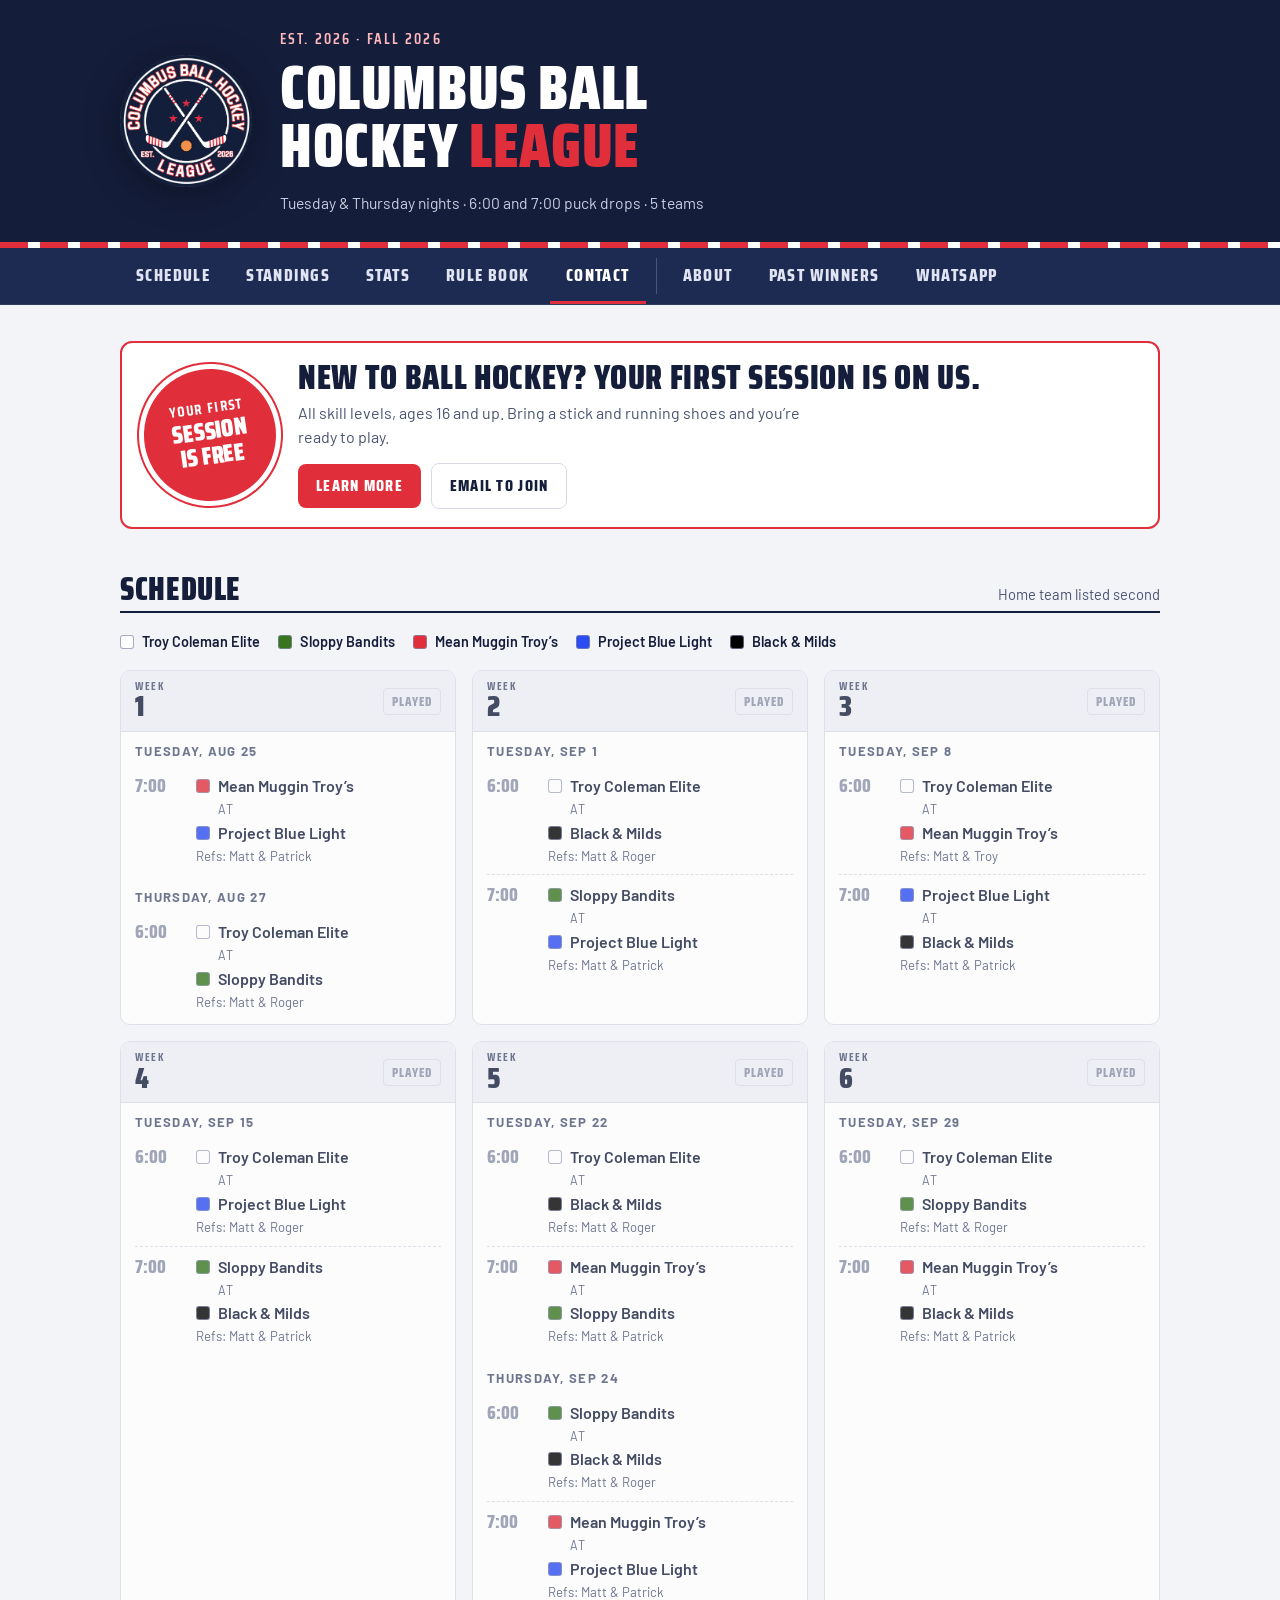
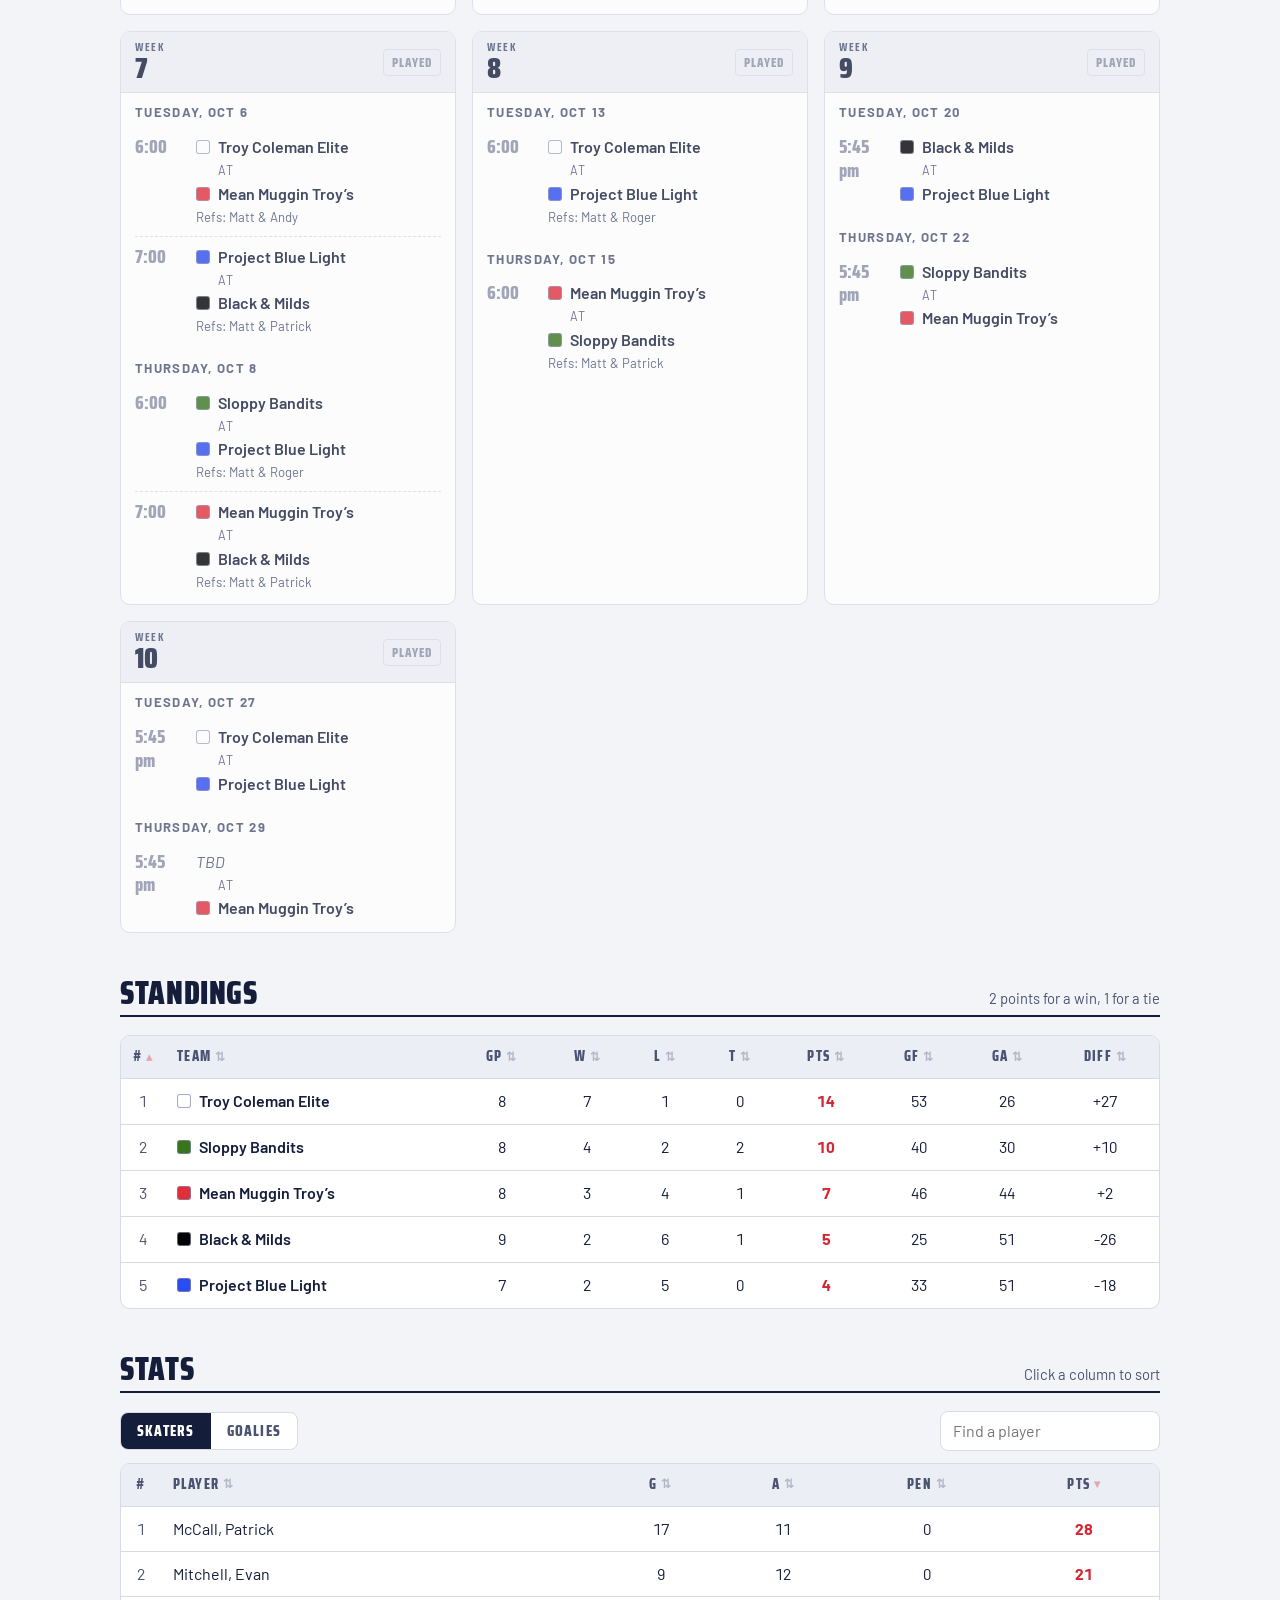
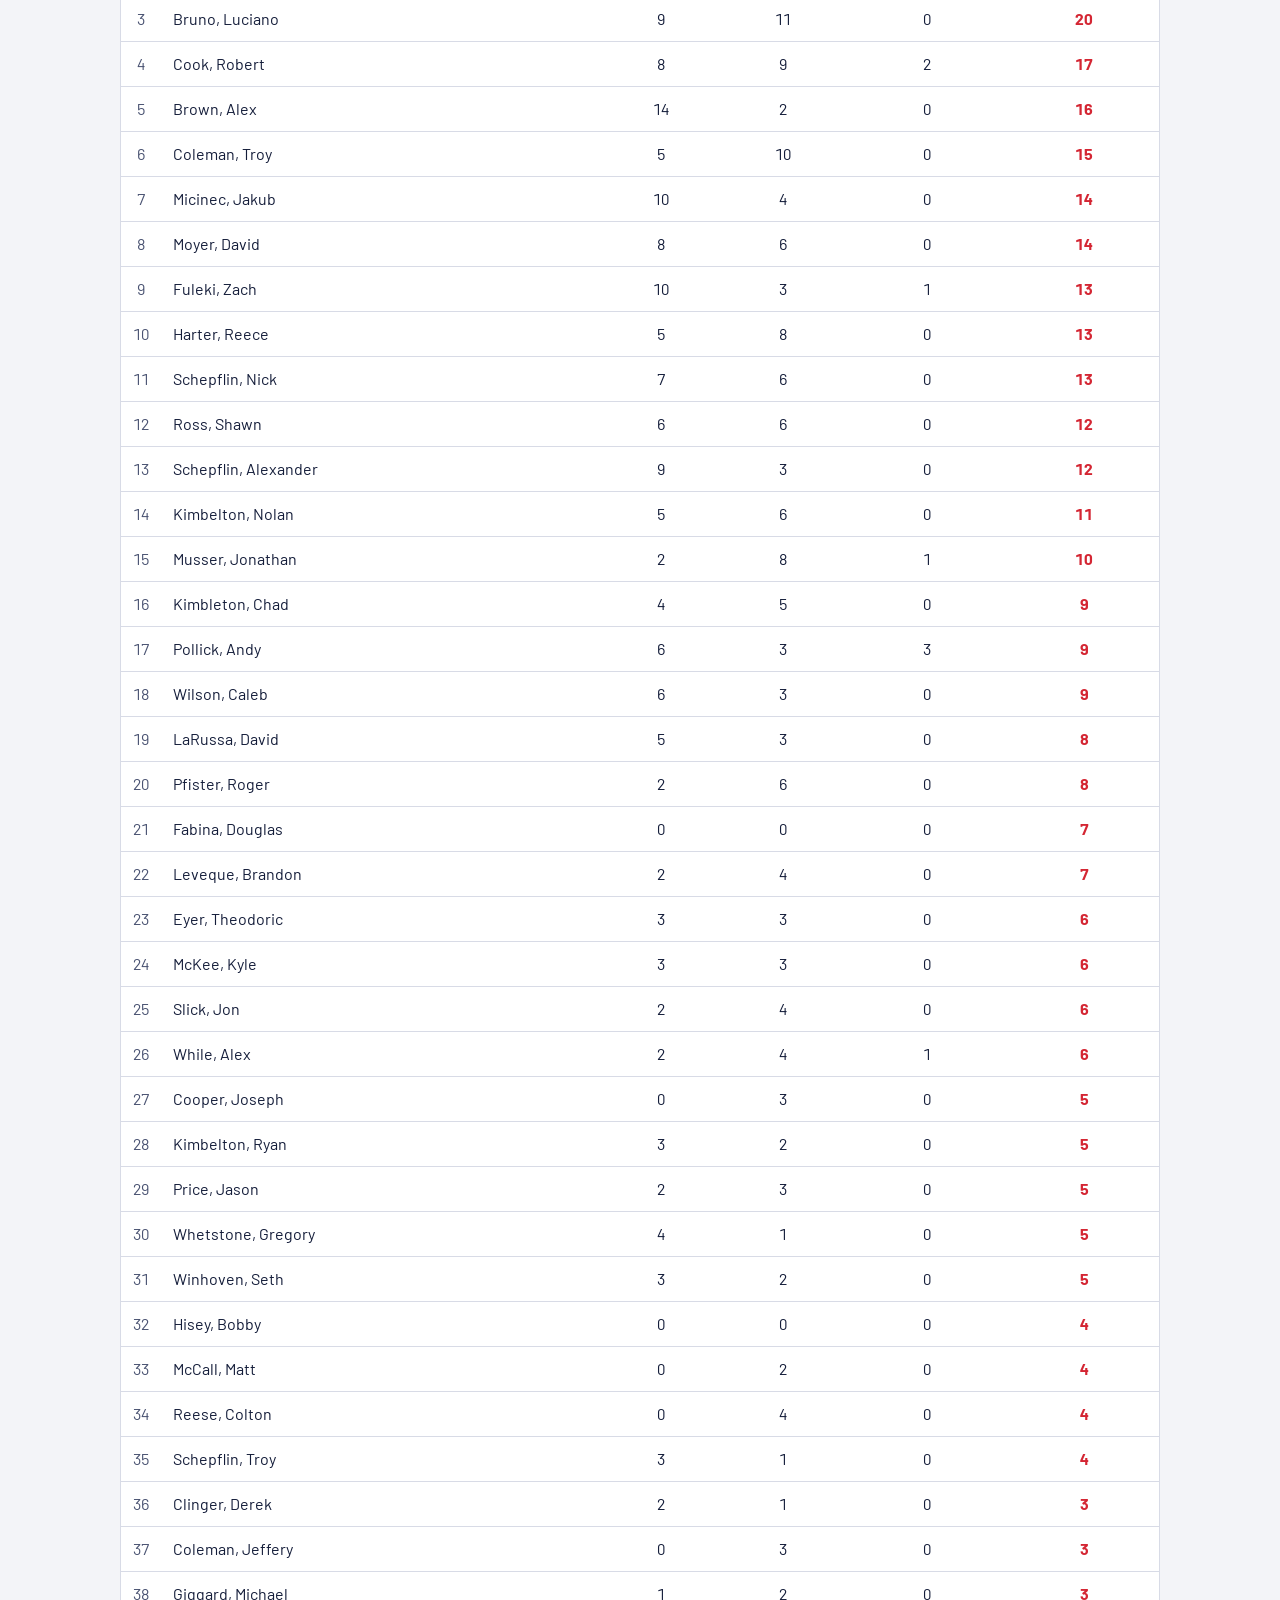
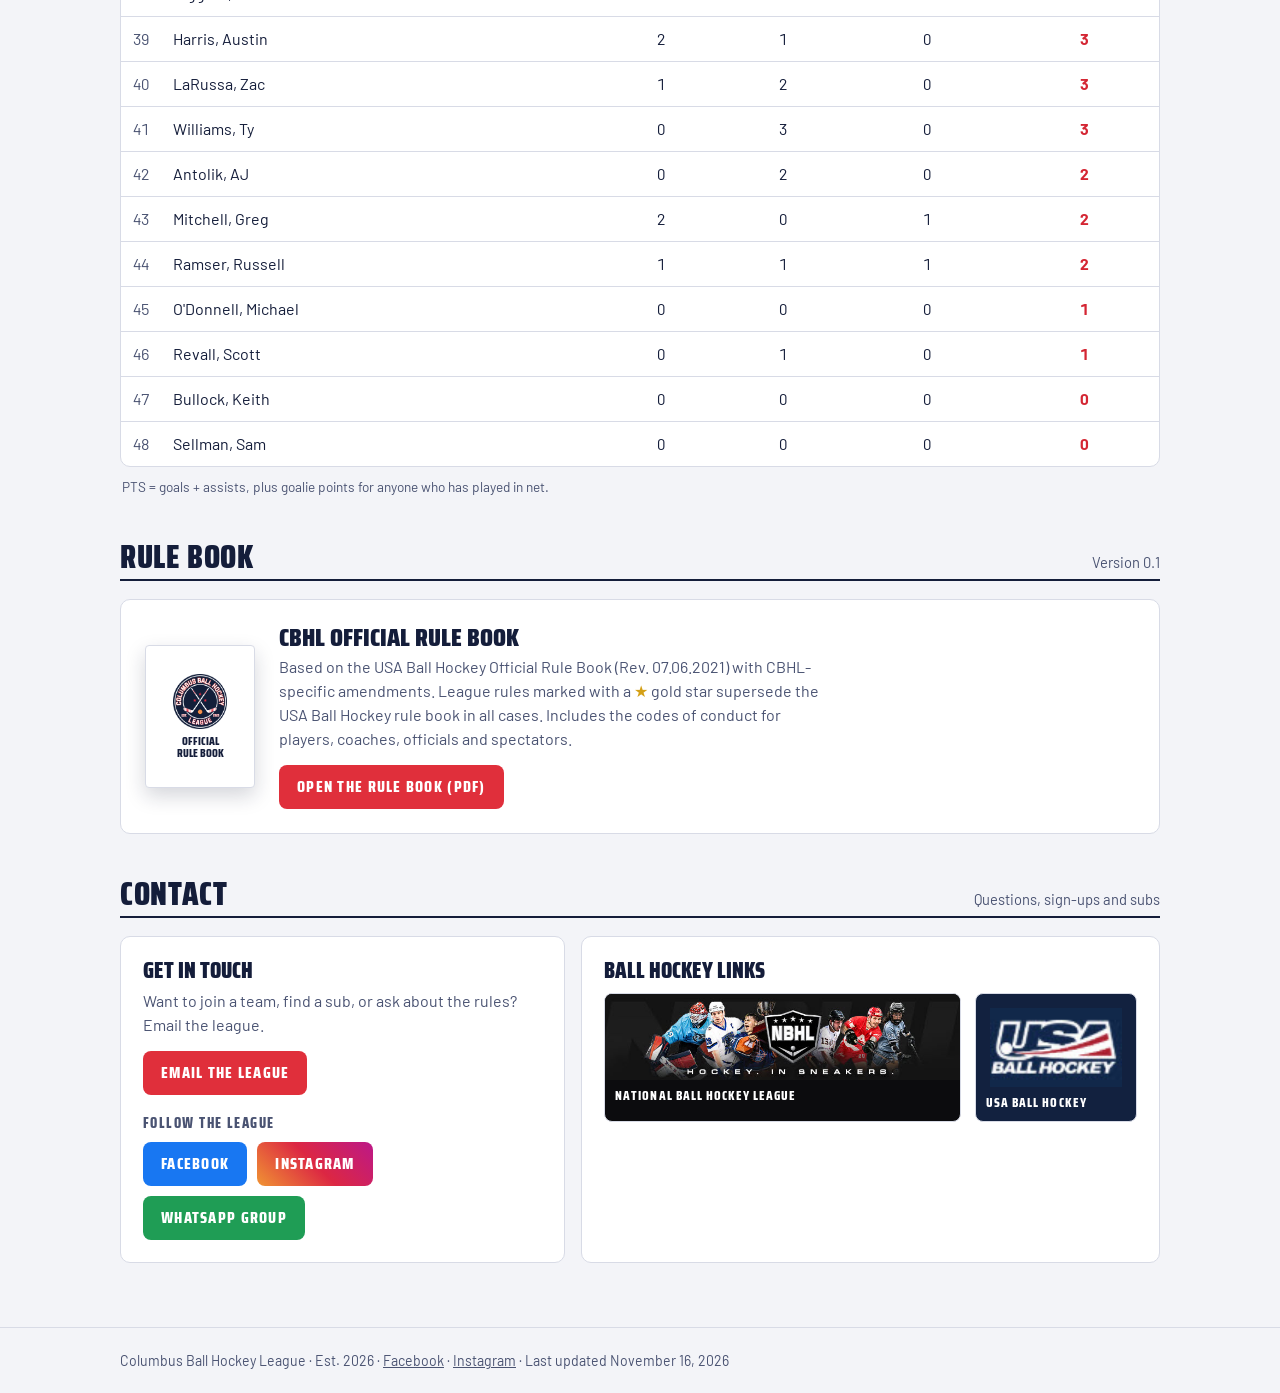
<file: index.html>
<!doctype html>
<html lang="en">
<head>
<meta charset="utf-8">
<meta name="viewport" content="width=device-width, initial-scale=1, viewport-fit=cover">
<title>Columbus Ball Hockey League</title>
<meta name="description" content="Schedule, standings, stats and rule book for the Columbus Ball Hockey League.">
<link rel="icon" type="image/png" href="cbhl-logo.png">
<link rel="preconnect" href="https://fonts.googleapis.com">
<link rel="preconnect" href="https://fonts.gstatic.com" crossorigin>
<link rel="stylesheet" href="https://fonts.googleapis.com/css2?family=Saira+Condensed:wght@600;800;900&family=Barlow:wght@400;500;600;700&display=swap">
<link rel="stylesheet" href="app.css">
</head>
<body>
<div id="app"></div>
<script src="gh-save.js"></script>
<script src="app.js"></script>
</body>
</html>
</file>
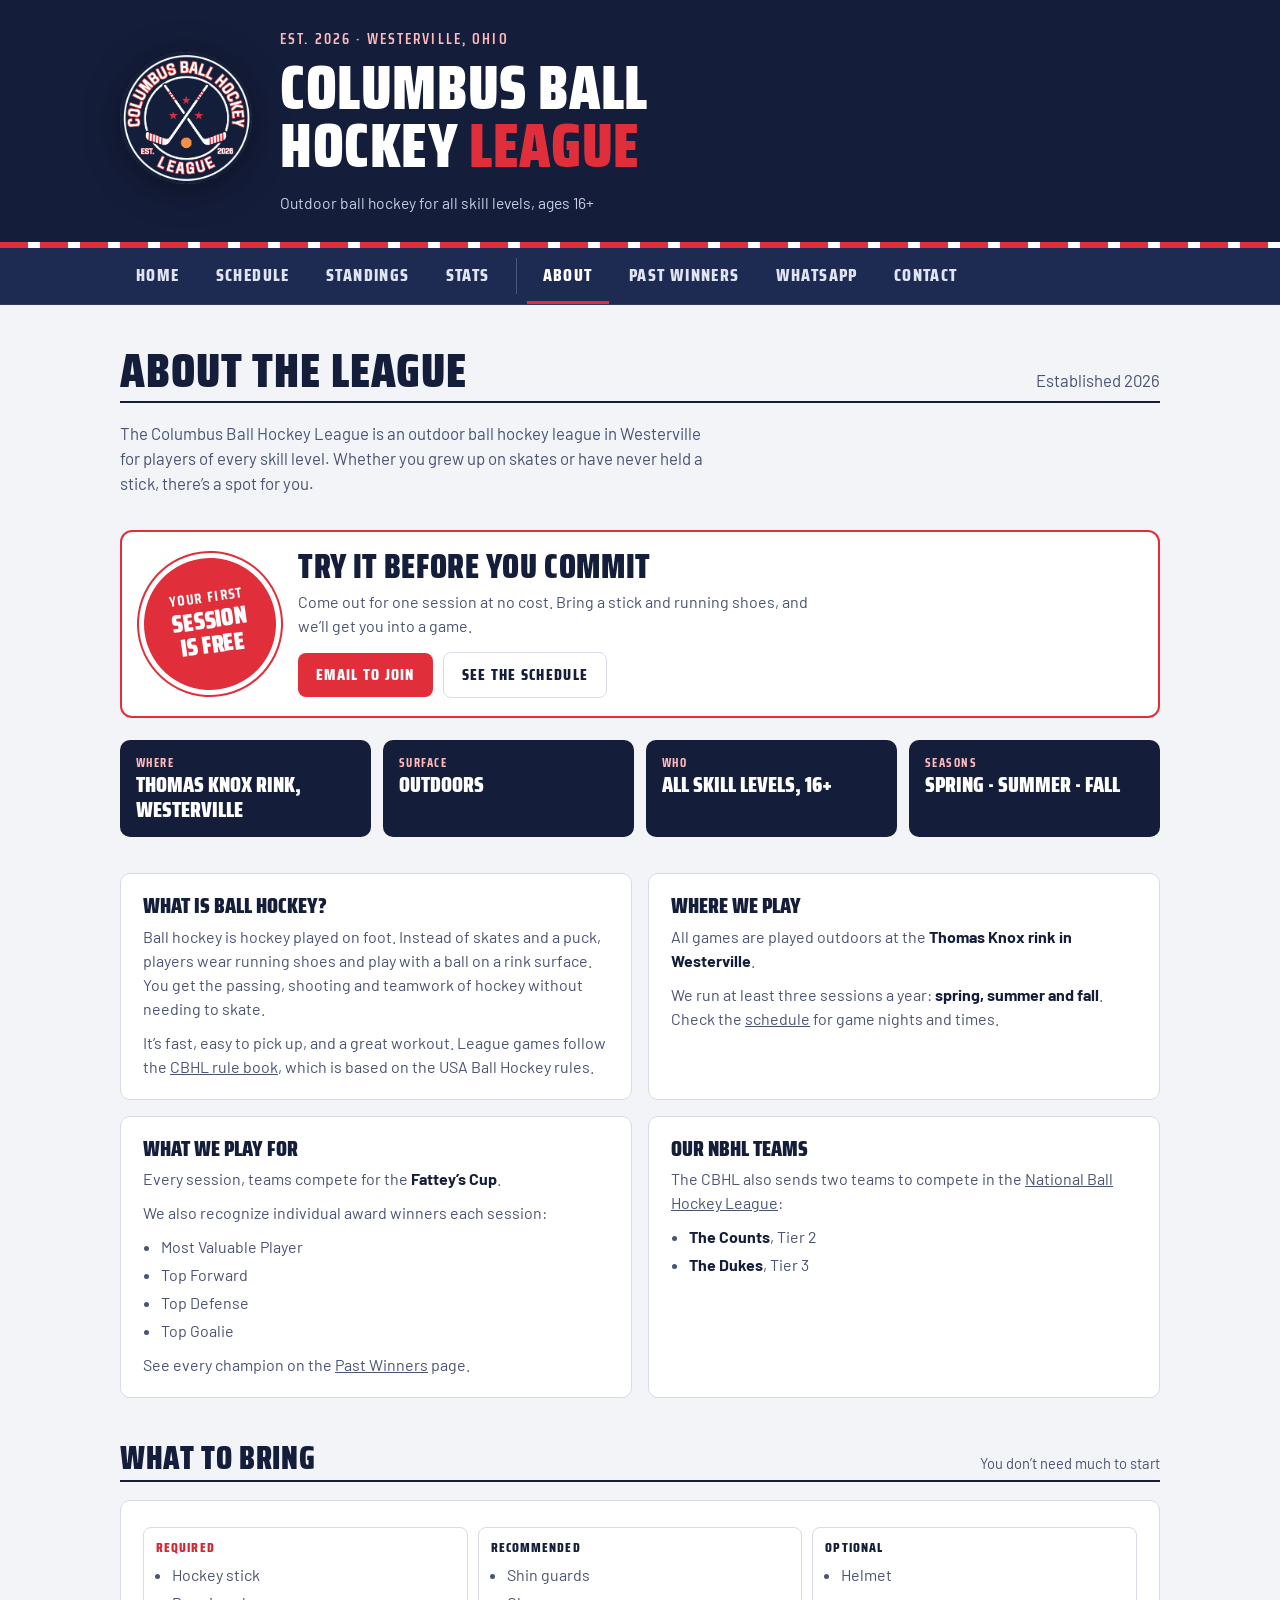
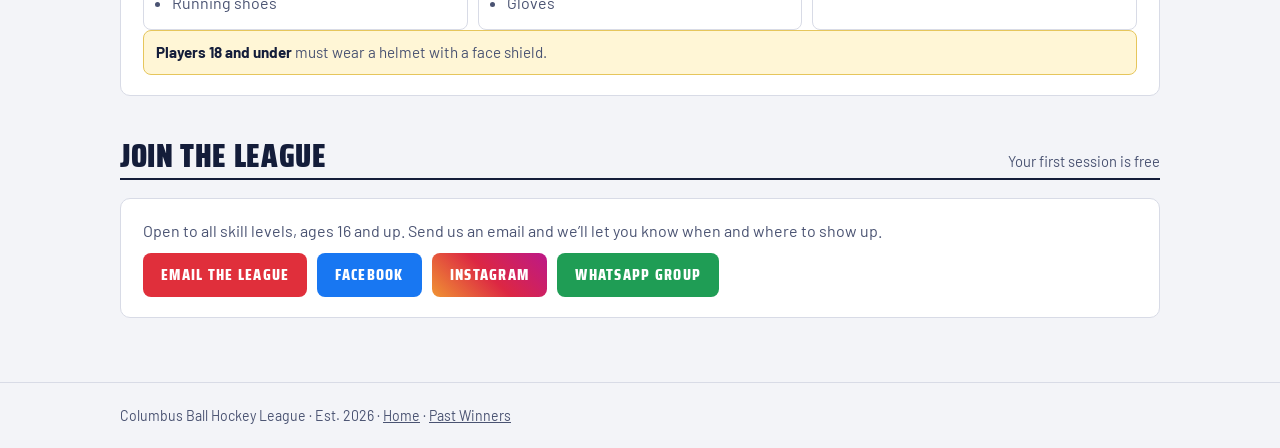
<file: about.html>
<!doctype html>
<html lang="en">
<head>
<meta charset="utf-8">
<meta name="viewport" content="width=device-width, initial-scale=1, viewport-fit=cover">
<title>About the CBHL</title>
<meta name="description" content="What ball hockey is, where the Columbus Ball Hockey League plays, what to bring, and how to join. Your first session is free.">
<link rel="icon" type="image/png" href="cbhl-logo.png">
<link rel="preconnect" href="https://fonts.googleapis.com">
<link rel="preconnect" href="https://fonts.gstatic.com" crossorigin>
<link rel="stylesheet" href="https://fonts.googleapis.com/css2?family=Saira+Condensed:wght@600;800;900&family=Barlow:wght@400;500;600;700&display=swap">
<link rel="stylesheet" href="app.css">
</head>
<body>
<header class="masthead"><div class="wrap mast-inner"><a href="index.html"><img src="cbhl-logo.png" alt="Columbus Ball Hockey League home"></a><div>
<p class="eyebrow">Est. 2026 · Westerville, Ohio</p><h1>Columbus Ball<br>Hockey <span>League</span></h1>
<p class="mast-meta">Outdoor ball hockey for all skill levels, ages 16+</p></div></div></header>
<nav class="tabs" aria-label="Pages"><div class="bar"><ul>
<li><a href="index.html">Home</a></li><li><a href="index.html#schedule">Schedule</a></li><li><a href="index.html#standings">Standings</a></li><li><a href="index.html#stats">Stats</a></li><li class="nav-sep" aria-hidden="true"></li><li><a href="about.html" aria-current="true">About</a></li><li><a href="winners.html">Past Winners</a></li><li><a href="whatsapp.html">WhatsApp</a></li><li><a href="index.html#contact">Contact</a></li>
</ul></div></nav>

<main class="wrap">
  <div class="page-hero">
    <div class="sec-head"><h2>About the League</h2><p>Established 2026</p></div>
    <p>The Columbus Ball Hockey League is an outdoor ball hockey league in Westerville for players of every skill level. Whether you grew up on skates or have never held a stick, there’s a spot for you.</p>
  </div>

  <aside class="free-banner" aria-label="New players">
    <div class="free-tag"><span>Your first</span><b>Session<br>is free</b></div>
    <div class="free-copy"><h2>Try it before you commit</h2>
      <p>Come out for one session at no cost. Bring a stick and running shoes, and we’ll get you into a game.</p>
      <div class="contact-actions"><a class="btn" href="mailto:mattmccall33@gmail.com?subject=First%20free%20session">Email to join</a><a class="btn ghost" href="index.html#schedule">See the schedule</a></div>
    </div>
  </aside>

  <div class="facts">
    <div class="fact"><small>Where</small><b>Thomas Knox Rink, Westerville</b></div>
    <div class="fact"><small>Surface</small><b>Outdoors</b></div>
    <div class="fact"><small>Who</small><b>All skill levels, 16+</b></div>
    <div class="fact"><small>Seasons</small><b>Spring · Summer · Fall</b></div>
  </div>

  <section id="what" style="padding-top:36px">
    <div class="about-grid">
      <div class="card">
        <h3>What is ball hockey?</h3>
        <p>Ball hockey is hockey played on foot. Instead of skates and a puck, players wear running shoes and play with a ball on a rink surface. You get the passing, shooting and teamwork of hockey without needing to skate.</p>
        <p>It’s fast, easy to pick up, and a great workout. League games follow the <a href="CBHL_Official_Rulebook.pdf" target="_blank" rel="noopener">CBHL rule book</a>, which is based on the USA Ball Hockey rules.</p>
      </div>
      <div class="card">
        <h3>Where we play</h3>
        <p>All games are played outdoors at the <b>Thomas Knox rink in Westerville</b>.</p>
        <p>We run at least three sessions a year: <b>spring, summer and fall</b>. Check the <a href="index.html#schedule">schedule</a> for game nights and times.</p>
      </div>
      <div class="card">
        <h3>What we play for</h3>
        <p>Every session, teams compete for the <b>Fattey’s Cup</b>.</p>
        <p>We also recognize individual award winners each session:</p>
        <ul><li>Most Valuable Player</li><li>Top Forward</li><li>Top Defense</li><li>Top Goalie</li></ul>
        <p style="margin-top:10px">See every champion on the <a href="winners.html">Past Winners</a> page.</p>
      </div>
      <div class="card">
        <h3>Our NBHL teams</h3>
        <p>The CBHL also sends two teams to compete in the <a href="https://thenbhl.com/" target="_blank" rel="noopener">National Ball Hockey League</a>:</p>
        <ul><li><b>The Counts</b>, Tier 2</li><li><b>The Dukes</b>, Tier 3</li></ul>
      </div>
    </div>
  </section>

  <section id="gear">
    <div class="sec-head"><h2>What to bring</h2><p>You don’t need much to start</p></div>
    <div class="card">
      <div class="gear">
        <div class="req"><h4>Required</h4><ul><li>Hockey stick</li><li>Running shoes</li></ul></div>
        <div><h4>Recommended</h4><ul><li>Shin guards</li><li>Gloves</li></ul></div>
        <div><h4>Optional</h4><ul><li>Helmet</li></ul></div>
      </div>
      <p class="warn"><b>Players 18 and under</b> must wear a helmet with a face shield.</p>
    </div>
  </section>

  <section id="join">
    <div class="sec-head"><h2>Join the league</h2><p>Your first session is free</p></div>
    <div class="card">
      <p>Open to all skill levels, ages 16 and up. Send us an email and we’ll let you know when and where to show up.</p>
      <div class="contact-actions">
        <a class="btn" href="mailto:mattmccall33@gmail.com?subject=Joining%20the%20CBHL">Email the league</a>
        <a class="btn social fb" href="https://www.facebook.com/profile.php?id=61587629577464" target="_blank" rel="noopener">Facebook</a>
        <a class="btn social ig" href="https://www.instagram.com/cbusballhockey/" target="_blank" rel="noopener">Instagram</a>
        <a class="btn social wa" href="whatsapp.html">WhatsApp group</a>
      </div>
    </div>
  </section>
</main>

<footer><div class="wrap">Columbus Ball Hockey League · Est. 2026 · <a href="index.html">Home</a> · <a href="winners.html">Past Winners</a></div></footer>
</body>
</html>
</file>
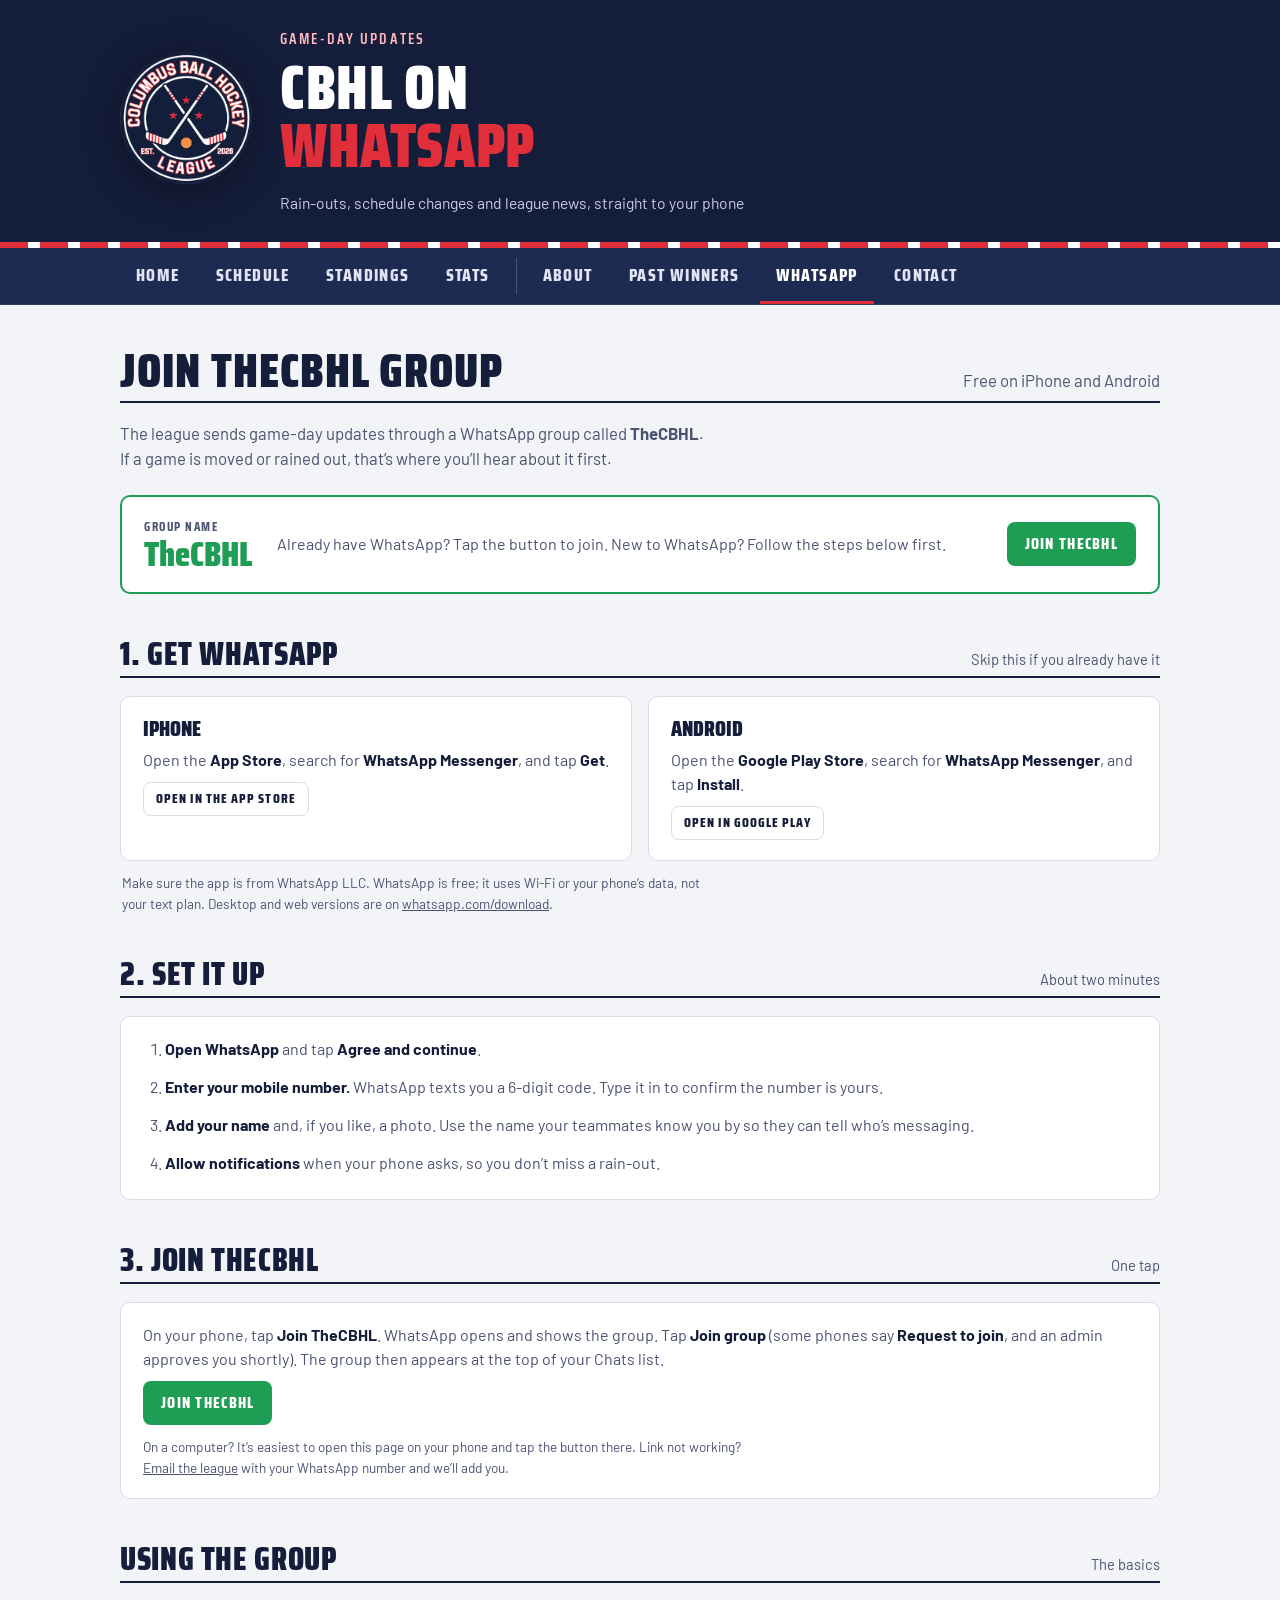
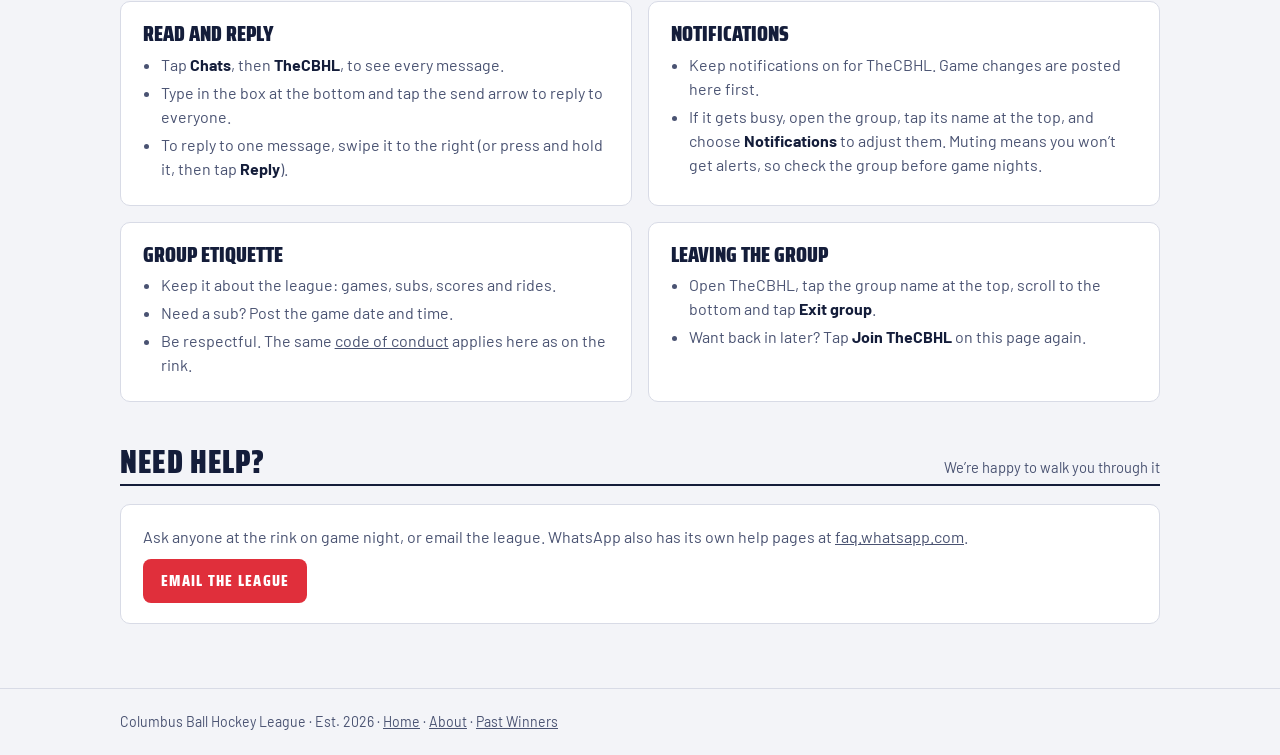
<file: whatsapp.html>
<!doctype html>
<html lang="en">
<head>
<meta charset="utf-8">
<meta name="viewport" content="width=device-width, initial-scale=1, viewport-fit=cover">
<title>CBHL on WhatsApp</title>
<meta name="description" content="How to get WhatsApp and join TheCBHL group for game-day updates, rain-outs and league news.">
<link rel="icon" type="image/png" href="cbhl-logo.png">
<link rel="preconnect" href="https://fonts.googleapis.com">
<link rel="preconnect" href="https://fonts.gstatic.com" crossorigin>
<link rel="stylesheet" href="https://fonts.googleapis.com/css2?family=Saira+Condensed:wght@600;800;900&family=Barlow:wght@400;500;600;700&display=swap">
<link rel="stylesheet" href="app.css">
</head>
<body>
<header class="masthead"><div class="wrap mast-inner"><a href="index.html"><img src="cbhl-logo.png" alt="Columbus Ball Hockey League home"></a><div>
<p class="eyebrow">Game-day updates</p><h1>CBHL on<br><span>WhatsApp</span></h1>
<p class="mast-meta">Rain-outs, schedule changes and league news, straight to your phone</p></div></div></header>
<nav class="tabs" aria-label="Pages"><div class="bar"><ul>
<li><a href="index.html">Home</a></li><li><a href="index.html#schedule">Schedule</a></li><li><a href="index.html#standings">Standings</a></li><li><a href="index.html#stats">Stats</a></li><li class="nav-sep" aria-hidden="true"></li><li><a href="about.html">About</a></li><li><a href="winners.html">Past Winners</a></li><li><a href="whatsapp.html" aria-current="true">WhatsApp</a></li><li><a href="index.html#contact">Contact</a></li>
</ul></div></nav>

<main class="wrap">
  <div class="page-hero">
    <div class="sec-head"><h2>Join TheCBHL group</h2><p>Free on iPhone and Android</p></div>
    <p>The league sends game-day updates through a WhatsApp group called <b>TheCBHL</b>. If a game is moved or rained out, that’s where you’ll hear about it first.</p>
  </div>

  <div class="group-name card">
    <div><small>Group name</small><b>TheCBHL</b></div>
    <p>Already have WhatsApp? Tap the button to join. New to WhatsApp? Follow the steps below first.</p>
    <a class="btn social wa" href="https://chat.whatsapp.com/JBnkjyMaR1V8gt6N1UDIWd?mode=gi_t" target="_blank" rel="noopener">Join TheCBHL</a>
  </div>

  <section id="get">
    <div class="sec-head"><h2>1. Get WhatsApp</h2><p>Skip this if you already have it</p></div>
    <div class="about-grid">
      <div class="card">
        <h3>iPhone</h3>
        <p>Open the <b>App Store</b>, search for <b>WhatsApp Messenger</b>, and tap <b>Get</b>.</p>
        <a class="btn ghost small" href="https://apps.apple.com/app/whatsapp-messenger/id310633997" target="_blank" rel="noopener">Open in the App Store</a>
      </div>
      <div class="card">
        <h3>Android</h3>
        <p>Open the <b>Google Play Store</b>, search for <b>WhatsApp Messenger</b>, and tap <b>Install</b>.</p>
        <a class="btn ghost small" href="https://play.google.com/store/apps/details?id=com.whatsapp" target="_blank" rel="noopener">Open in Google Play</a>
      </div>
    </div>
    <p class="hint">Make sure the app is from WhatsApp LLC. WhatsApp is free; it uses Wi‑Fi or your phone’s data, not your text plan. Desktop and web versions are on <a href="https://www.whatsapp.com/download" target="_blank" rel="noopener">whatsapp.com/download</a>.</p>
  </section>

  <section id="setup">
    <div class="sec-head"><h2>2. Set it up</h2><p>About two minutes</p></div>
    <div class="card">
      <ol class="steps">
        <li><b>Open WhatsApp</b> and tap <b>Agree and continue</b>.</li>
        <li><b>Enter your mobile number.</b> WhatsApp texts you a 6-digit code. Type it in to confirm the number is yours.</li>
        <li><b>Add your name</b> and, if you like, a photo. Use the name your teammates know you by so they can tell who’s messaging.</li>
        <li><b>Allow notifications</b> when your phone asks, so you don’t miss a rain-out.</li>
      </ol>
    </div>
  </section>

  <section id="join">
    <div class="sec-head"><h2>3. Join TheCBHL</h2><p>One tap</p></div>
    <div class="card">
      <p>On your phone, tap <b>Join TheCBHL</b>. WhatsApp opens and shows the group. Tap <b>Join group</b> (some phones say <b>Request to join</b>, and an admin approves you shortly). The group then appears at the top of your Chats list.</p>
      <div class="contact-actions">
        <a class="btn social wa" href="https://chat.whatsapp.com/JBnkjyMaR1V8gt6N1UDIWd?mode=gi_t" target="_blank" rel="noopener">Join TheCBHL</a>
      </div>
      <p class="hint">On a computer? It’s easiest to open this page on your phone and tap the button there. Link not working? <a href="mailto:mattmccall33@gmail.com?subject=Add%20me%20to%20TheCBHL%20on%20WhatsApp&amp;body=Name%3A%20%0AWhatsApp%20mobile%20number%3A%20">Email the league</a> with your WhatsApp number and we’ll add you.</p>
    </div>
  </section>

  <section id="use">
    <div class="sec-head"><h2>Using the group</h2><p>The basics</p></div>
    <div class="about-grid">
      <div class="card">
        <h3>Read and reply</h3>
        <ul>
          <li>Tap <b>Chats</b>, then <b>TheCBHL</b>, to see every message.</li>
          <li>Type in the box at the bottom and tap the send arrow to reply to everyone.</li>
          <li>To reply to one message, swipe it to the right (or press and hold it, then tap <b>Reply</b>).</li>
        </ul>
      </div>
      <div class="card">
        <h3>Notifications</h3>
        <ul>
          <li>Keep notifications on for TheCBHL. Game changes are posted here first.</li>
          <li>If it gets busy, open the group, tap its name at the top, and choose <b>Notifications</b> to adjust them. Muting means you won’t get alerts, so check the group before game nights.</li>
        </ul>
      </div>
      <div class="card">
        <h3>Group etiquette</h3>
        <ul>
          <li>Keep it about the league: games, subs, scores and rides.</li>
          <li>Need a sub? Post the game date and time.</li>
          <li>Be respectful. The same <a href="CBHL_Official_Rulebook.pdf" target="_blank" rel="noopener">code of conduct</a> applies here as on the rink.</li>
        </ul>
      </div>
      <div class="card">
        <h3>Leaving the group</h3>
        <ul>
          <li>Open TheCBHL, tap the group name at the top, scroll to the bottom and tap <b>Exit group</b>.</li>
          <li>Want back in later? Tap <b>Join TheCBHL</b> on this page again.</li>
        </ul>
      </div>
    </div>
  </section>

  <section id="help">
    <div class="sec-head"><h2>Need help?</h2><p>We’re happy to walk you through it</p></div>
    <div class="card">
      <p>Ask anyone at the rink on game night, or email the league. WhatsApp also has its own help pages at <a href="https://faq.whatsapp.com/" target="_blank" rel="noopener">faq.whatsapp.com</a>.</p>
      <div class="contact-actions"><a class="btn" href="mailto:mattmccall33@gmail.com?subject=WhatsApp%20help">Email the league</a></div>
    </div>
  </section>
</main>

<footer><div class="wrap">Columbus Ball Hockey League · Est. 2026 · <a href="index.html">Home</a> · <a href="about.html">About</a> · <a href="winners.html">Past Winners</a></div></footer>
</body>
</html>
</file>
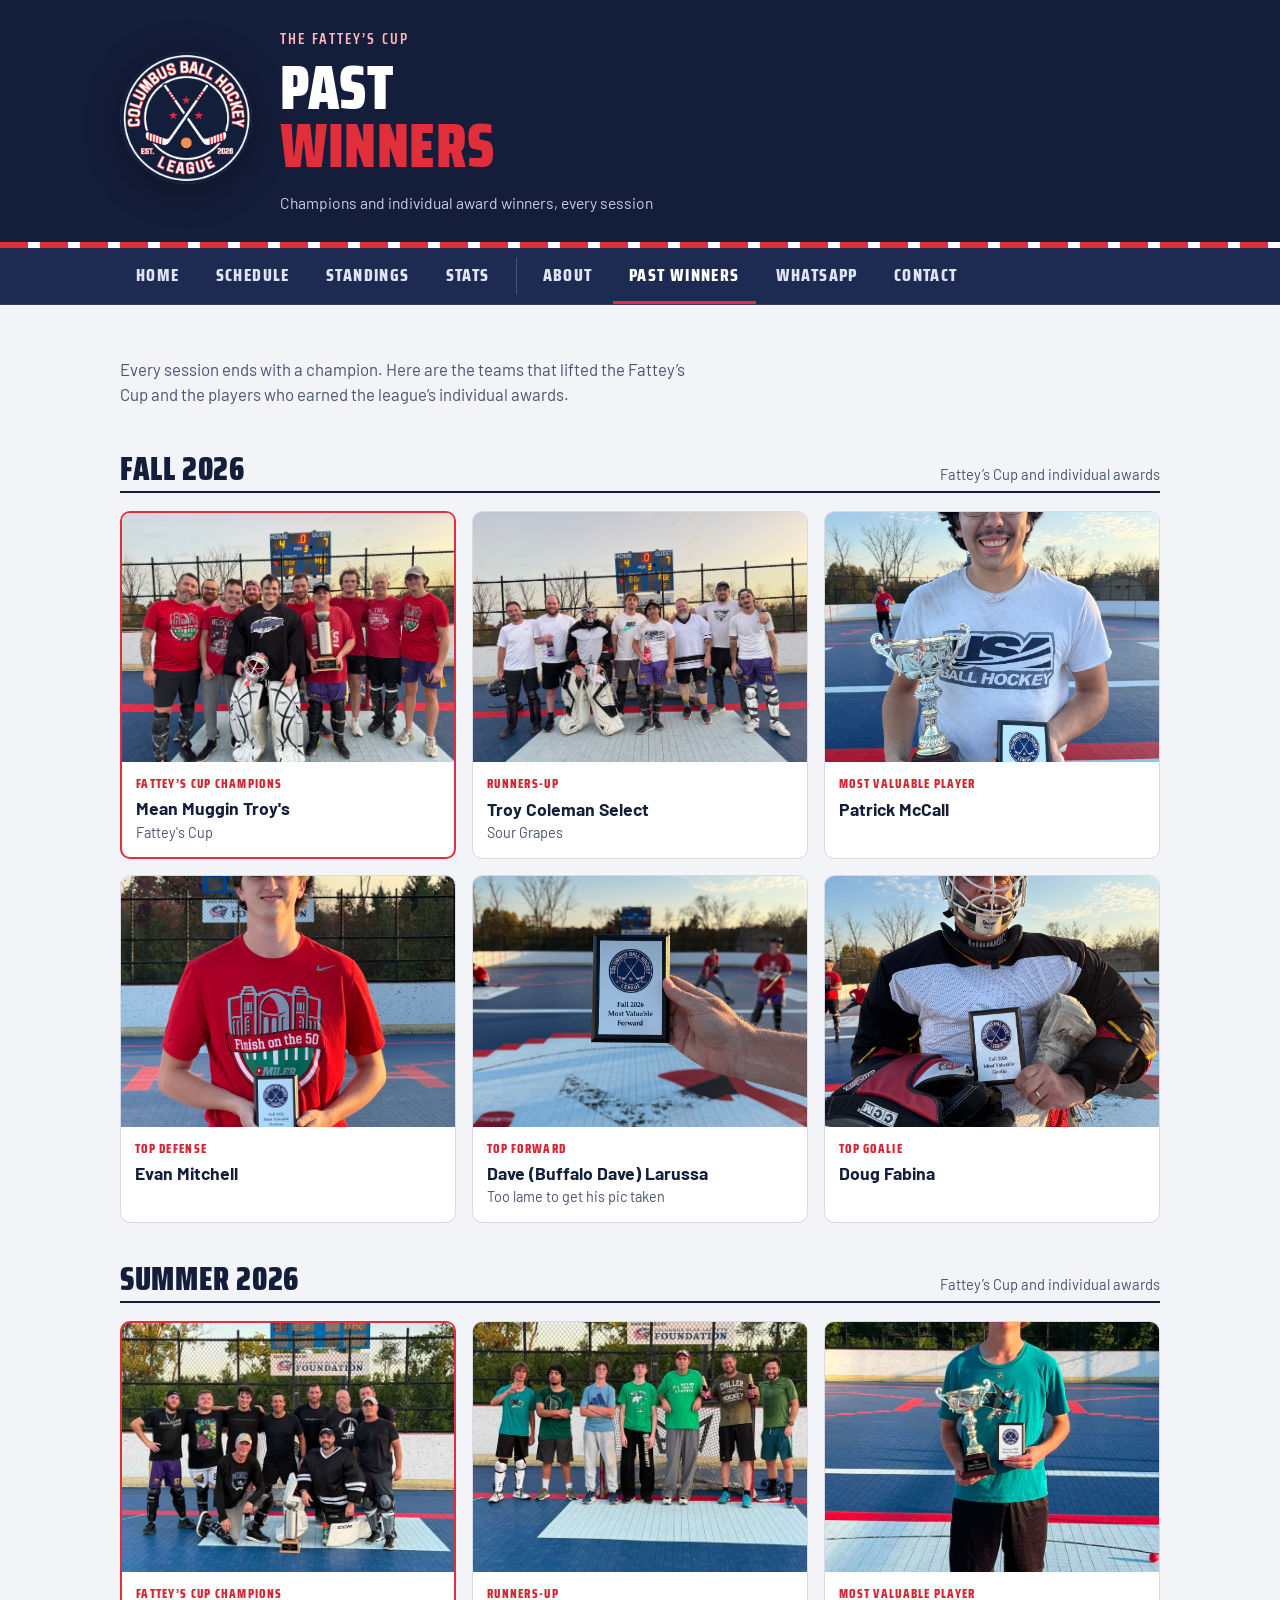
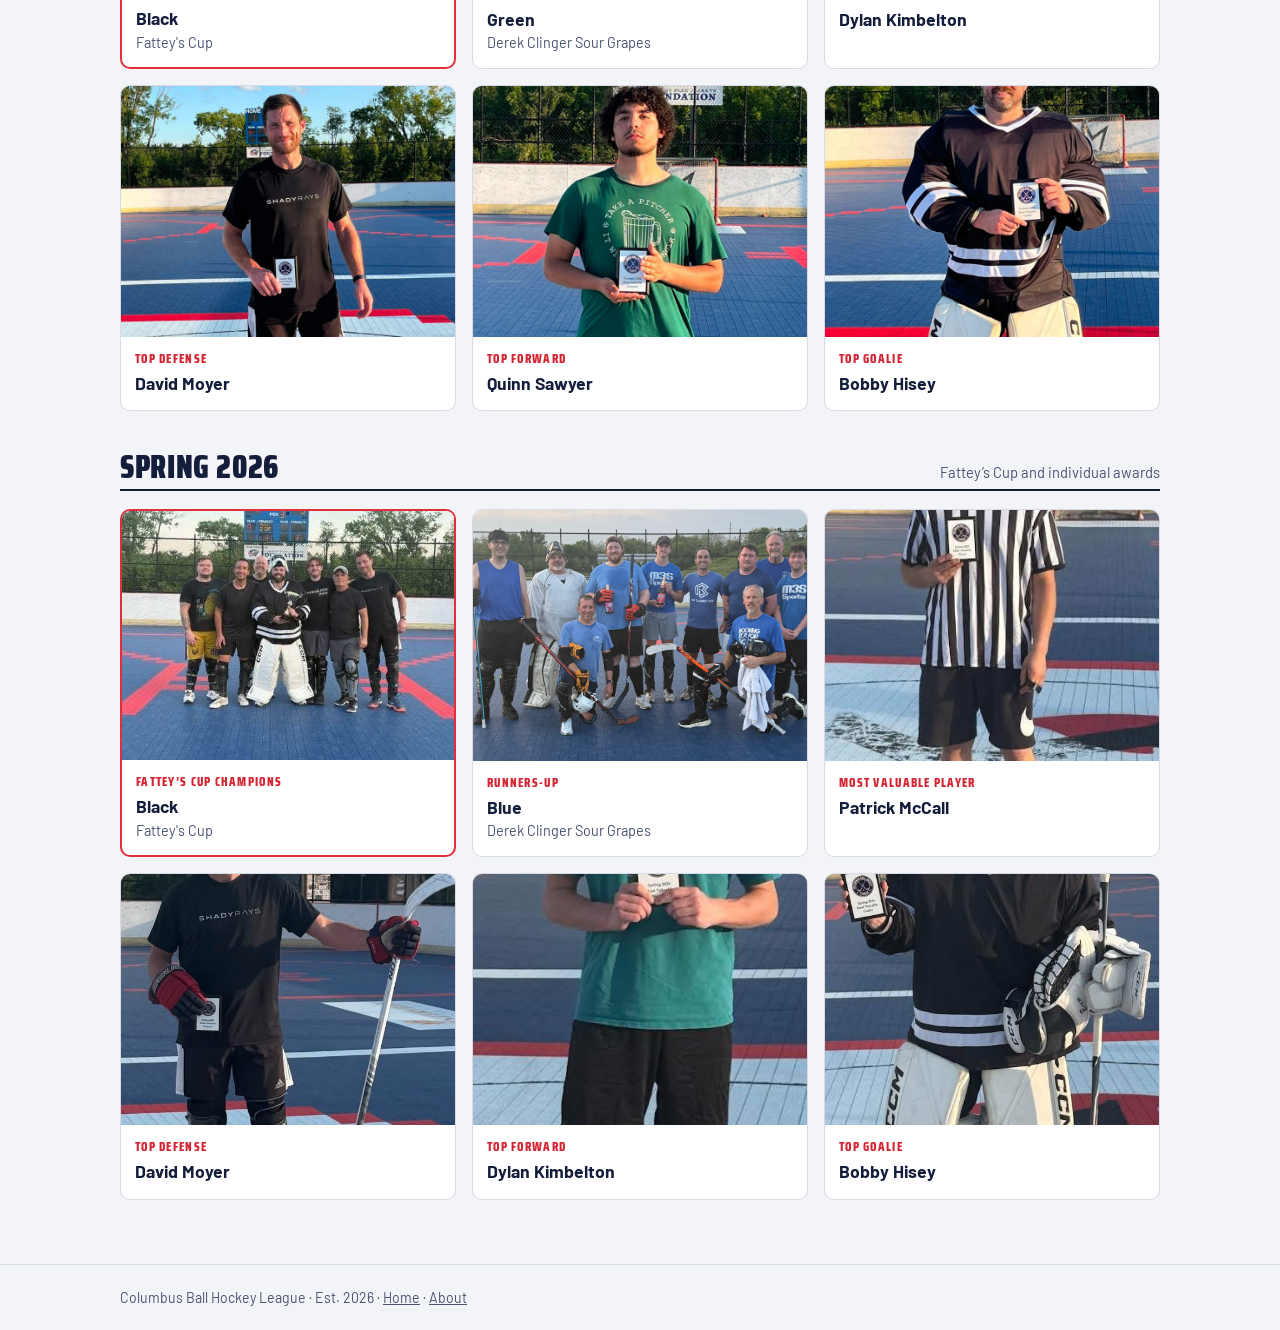
<file: winners.html>
<!doctype html>
<html lang="en">
<head>
<meta charset="utf-8">
<meta name="viewport" content="width=device-width, initial-scale=1, viewport-fit=cover">
<title>CBHL Past Winners</title>
<meta name="description" content="Fattey's Cup champions and individual award winners of the Columbus Ball Hockey League.">
<link rel="icon" type="image/png" href="cbhl-logo.png">
<link rel="preconnect" href="https://fonts.googleapis.com">
<link rel="preconnect" href="https://fonts.gstatic.com" crossorigin>
<link rel="stylesheet" href="https://fonts.googleapis.com/css2?family=Saira+Condensed:wght@600;800;900&family=Barlow:wght@400;500;600;700&display=swap">
<link rel="stylesheet" href="app.css">
</head>
<body>
<header class="masthead"><div class="wrap mast-inner"><a href="index.html"><img src="cbhl-logo.png" alt="Columbus Ball Hockey League home"></a><div>
<p class="eyebrow">The Fattey’s Cup</p><h1>Past<br><span>Winners</span></h1>
<p class="mast-meta">Champions and individual award winners, every session</p></div></div></header>
<nav class="tabs" aria-label="Pages"><div class="bar"><ul>
<li><a href="index.html">Home</a></li><li><a href="index.html#schedule">Schedule</a></li><li><a href="index.html#standings">Standings</a></li><li><a href="index.html#stats">Stats</a></li><li class="nav-sep" aria-hidden="true"></li><li><a href="about.html">About</a></li><li><a href="winners.html" aria-current="true">Past Winners</a></li><li><a href="whatsapp.html">WhatsApp</a></li><li><a href="index.html#contact">Contact</a></li>
</ul><button type="button" class="edit-toggle" id="edit-toggle" hidden>Edit</button></div></nav>
<main class="wrap" id="winners"><p style="padding-block:40px">Loading winners…</p></main>
<footer><div class="wrap">Columbus Ball Hockey League · Est. 2026 · <a href="index.html">Home</a> · <a href="about.html">About</a></div></footer>
<script src="gh-save.js"></script>
<script src="winners.js"></script>
</body>
</html>
</file>
<file: app.css>
:root{
  color-scheme:light;
  padding-top:env(safe-area-inset-top,0px);padding-bottom:env(safe-area-inset-bottom,0px);
  --navy:#141d3a; --navy-2:#1d2a52; --red:#e02f3b; --ball:#f0924a;
  --bg:#f3f4f8; --surface:#ffffff; --surface-2:#eceef5;
  --ink:#141d3a; --ink-2:#4a5372; --line:#d8dbe6;
  --head-bg:#141d3a; --head-ink:#ffffff; --accent:#d42633;
  --past:#8a90a6; --edit:#fff6d6; --edit-line:#e6c65c; --ok:#1f7a3a;
  --display:"Saira Condensed","Arial Narrow",Impact,sans-serif;
  --body:"Barlow","Segoe UI",Helvetica,Arial,sans-serif;
}
@media (prefers-color-scheme: dark){
  :root:not([data-theme="light"]){
    color-scheme:dark;
    --bg:#0b1024; --surface:#131a36; --surface-2:#1a2244;
    --ink:#eef0f8; --ink-2:#a7aecb; --line:#29325a;
    --head-bg:#0f1530; --accent:#ff5561; --past:#6e7596; --edit:#2a2710; --edit-line:#8a7424; --ok:#5fcf85;
  }
}
:root[data-theme="dark"]{
  color-scheme:dark;
  --bg:#0b1024; --surface:#131a36; --surface-2:#1a2244;
  --ink:#eef0f8; --ink-2:#a7aecb; --line:#29325a;
  --head-bg:#0f1530; --accent:#ff5561; --past:#6e7596; --edit:#2a2710; --edit-line:#8a7424; --ok:#5fcf85;
}
*{box-sizing:border-box}
html{scroll-behavior:smooth}
body{background:var(--bg);color:var(--ink);font-family:var(--body);font-size:16px;line-height:1.5;margin:0}
img{max-width:100%}
[hidden]{display:none!important}
a{color:inherit}
:focus-visible{outline:3px solid var(--ball);outline-offset:2px}
button{font:inherit;color:inherit}

/* header */
.masthead{background:var(--head-bg);color:var(--head-ink);position:relative;overflow:hidden}
.masthead::after{content:"";position:absolute;left:0;right:0;bottom:0;height:6px;background:repeating-linear-gradient(90deg,var(--red) 0 28px,#fff 28px 40px)}
.wrap{max-width:1080px;margin:0 auto;padding-inline:20px}
.mast-inner{display:flex;align-items:center;gap:28px;padding-block:28px 34px}
.mast-inner img{width:132px;height:132px;flex:none;filter:drop-shadow(0 6px 18px rgba(0,0,0,.35))}
.eyebrow{font-family:var(--display);font-weight:600;letter-spacing:.14em;text-transform:uppercase;font-size:.95rem;color:#ffb9bd;margin:0}
h1{font-family:var(--display);font-weight:900;font-size:clamp(2.2rem,6vw,3.8rem);line-height:.95;margin:.15em 0 .25em;text-transform:uppercase;letter-spacing:.01em;text-wrap:balance}
h1 span{color:var(--red)}
.mast-meta{margin:0;color:#c9cee3;font-size:.98rem}

nav.tabs{position:sticky;top:env(safe-area-inset-top,0px);z-index:5;background:var(--navy-2);border-bottom:1px solid rgba(255,255,255,.08)}
nav.tabs .bar{margin:0 auto;padding:0 20px;max-width:1080px;display:flex;align-items:center;gap:8px}
nav.tabs ul{list-style:none;margin:0;padding:0;display:flex;gap:4px;overflow-x:auto;flex:1;min-width:0}
nav.tabs a{display:block;padding:14px 16px 12px;color:#dfe3f2;text-decoration:none;font-family:var(--display);font-weight:800;font-size:1.1rem;letter-spacing:.08em;text-transform:uppercase;border-bottom:3px solid transparent;white-space:nowrap}
nav.tabs a:hover{color:#fff;border-bottom-color:rgba(255,255,255,.35)}
nav.tabs a[aria-current="true"]{color:#fff;border-bottom-color:var(--red)}
.edit-toggle{flex:none;border:1px solid rgba(255,255,255,.35);background:transparent;color:#fff;border-radius:6px;padding:6px 12px;font-family:var(--display);font-weight:800;letter-spacing:.08em;text-transform:uppercase;cursor:pointer;font-size:.9rem}
.edit-toggle:hover{background:rgba(255,255,255,.1)}
.edit-toggle[aria-pressed="true"]{background:var(--ball);border-color:var(--ball);color:#141d3a}

/* next banner */
.next{margin-top:28px;display:grid;grid-template-columns:auto 1fr;gap:6px 22px;align-items:center;background:var(--surface);border:1px solid var(--line);border-radius:10px;padding:18px 22px}
.next .tag{grid-row:span 2;font-family:var(--display);font-weight:900;text-transform:uppercase;letter-spacing:.06em;font-size:1rem;color:#fff;background:var(--red);border-radius:6px;padding:8px 12px;text-align:center;line-height:1.1}
.next .tag b{display:block;font-size:1.6rem}
.next .games{display:flex;flex-wrap:wrap;gap:6px 28px}
.next .g{font-weight:600}
.next .g time{font-family:var(--display);font-weight:800;color:var(--accent);margin-right:8px;font-size:1.1rem}
.next .when{color:var(--ink-2);font-size:.92rem}

main{padding-block:8px 64px}
section{padding-top:44px;scroll-margin-top:60px}
.sec-head{display:flex;align-items:baseline;justify-content:space-between;gap:12px;flex-wrap:wrap;border-bottom:2px solid var(--ink);padding-bottom:6px;margin-bottom:18px}
h2{font-family:var(--display);font-weight:900;text-transform:uppercase;font-size:2rem;line-height:1;margin:0;letter-spacing:.02em}
.sec-head p{margin:0;color:var(--ink-2);font-size:.92rem}

.table-box{overflow-x:auto;background:var(--surface);border:1px solid var(--line);border-radius:10px}
table{border-collapse:collapse;width:100%;font-variant-numeric:tabular-nums}
th,td{padding:10px 12px;text-align:center;white-space:nowrap;border-bottom:1px solid var(--line)}
tbody tr:last-child td{border-bottom:none}
thead th{font-family:var(--display);font-weight:800;text-transform:uppercase;letter-spacing:.08em;font-size:.9rem;color:var(--ink-2);background:var(--surface-2)}
th.l,td.l{text-align:left}
td.pts{font-weight:700;color:var(--accent)}
td.rank,th.rank{color:var(--ink-2);width:2.5em}

.team{display:inline-flex;align-items:center;gap:8px;font-weight:600}
.sw{width:14px;height:14px;border-radius:3px;flex:none;border:1px solid rgba(128,136,170,.7)}
.tbd-team{color:var(--ink-2);font-style:italic}

/* schedule */
.weeks{display:grid;grid-template-columns:repeat(auto-fill,minmax(310px,1fr));gap:16px}
.week{background:var(--surface);border:1px solid var(--line);border-radius:10px;overflow:hidden;display:flex;flex-direction:column}
.week header{display:flex;align-items:center;gap:12px;padding:10px 14px;background:var(--surface-2);border-bottom:1px solid var(--line)}
.wk{font-family:var(--display);font-weight:900;font-size:1.8rem;line-height:1;color:var(--ink);min-width:1.4em}
.wk small{display:block;font-size:.7rem;letter-spacing:.14em;font-weight:700;color:var(--ink-2)}
.status{margin-left:auto;font-family:var(--display);font-weight:800;text-transform:uppercase;letter-spacing:.08em;font-size:.8rem;padding:3px 8px;border-radius:4px}
.status.played{color:var(--past);border:1px solid var(--line)}
.status.today{background:var(--red);color:#fff}
.status.upcoming{color:var(--ink);border:1px solid var(--ink-2)}
.day{padding:10px 14px 4px}
.day h3{margin:0 0 4px;font-size:.82rem;text-transform:uppercase;letter-spacing:.1em;color:var(--ink-2);font-weight:700}
.game{display:grid;grid-template-columns:3.2em 1fr auto;gap:2px 10px;padding:8px 0;border-top:1px dashed var(--line)}
.day h3 + .game{border-top:none}
.game time{font-family:var(--display);font-weight:800;font-size:1.15rem;line-height:1.3;color:var(--accent)}
.matchup{display:flex;flex-direction:column;gap:2px}
.matchup .at{font-size:.78rem;color:var(--ink-2);text-transform:uppercase;letter-spacing:.08em;margin-left:22px}
.score{display:flex;flex-direction:column;justify-content:space-between;align-items:flex-end;font-family:var(--display);font-weight:900;font-size:1.25rem;line-height:1.15;font-variant-numeric:tabular-nums}
.score .w{color:var(--accent)}
.score .lose{color:var(--ink-2);font-weight:700}
.score .fin{font-size:.7rem;letter-spacing:.12em;color:var(--ink-2);font-weight:700}
.refs{grid-column:2 / 4;font-size:.82rem;color:var(--ink-2)}
.week.is-past{opacity:.78}
.week.is-past .game time{color:var(--past)}
.tbd{padding:18px 14px;color:var(--ink-2);font-style:italic}
.legend{display:flex;flex-wrap:wrap;gap:8px 18px;margin:0 0 16px;padding:0;list-style:none;font-size:.9rem}

/* stats */
.seg{display:inline-flex;border:1px solid var(--line);border-radius:8px;overflow:hidden;background:var(--surface)}
.seg button{font-family:var(--display);font-weight:800;text-transform:uppercase;letter-spacing:.08em;font-size:.95rem;padding:7px 16px;border:0;background:transparent;color:var(--ink-2);cursor:pointer}
.seg button[aria-pressed="true"]{background:var(--navy);color:#fff}
th .sort{all:unset;cursor:pointer;display:inline-flex;gap:4px;align-items:center}
th .sort::after{content:"⇅";font-size:.8em;opacity:.35}
th .sort:hover{color:var(--ink)}
th .sort:focus-visible{outline:3px solid var(--ball)}
th[aria-sort] .sort::after{content:"▾";font-size:.8em;color:var(--accent)}
th[aria-sort="ascending"] .sort::after{content:"▴"}
.search{font:inherit;padding:7px 12px;border:1px solid var(--line);border-radius:8px;background:var(--surface);color:var(--ink);min-width:0;width:220px;max-width:100%}
.tools{display:flex;flex-wrap:wrap;gap:10px;align-items:center;justify-content:space-between;margin-bottom:12px}
.note{font-size:.85rem;color:var(--ink-2);margin:10px 2px 0}

/* rulebook */
.rule-card{display:grid;grid-template-columns:auto 1fr;gap:24px;align-items:center;background:var(--surface);border:1px solid var(--line);border-radius:10px;padding:24px}
.book{width:110px;aspect-ratio:8.5/11;max-width:100%;background:#fff;border:1px solid var(--line);border-radius:4px;box-shadow:0 8px 20px rgba(20,29,58,.18);display:flex;flex-direction:column;align-items:center;justify-content:center;gap:6px;padding:10px;text-align:center}
.book img{width:62%}
.book span{font-family:var(--display);font-weight:800;color:#141d3a;font-size:.72rem;line-height:1.05;text-transform:uppercase}
.rule-card h3{font-family:var(--display);font-weight:900;font-size:1.6rem;text-transform:uppercase;margin:0 0 4px;line-height:1.05}
.rule-card p{margin:0 0 14px;color:var(--ink-2);max-width:60ch}
.btn{display:inline-flex;align-items:center;gap:8px;background:var(--red);color:#fff;text-decoration:none;font-family:var(--display);font-weight:800;text-transform:uppercase;letter-spacing:.08em;padding:10px 18px;border-radius:8px;border:0;cursor:pointer}
.btn:hover{background:#c21f2b}
.btn.ghost{background:transparent;color:var(--ink);border:1px solid var(--line)}
.btn.ghost:hover{background:var(--surface-2)}
.btn.small{padding:6px 12px;font-size:.85rem}
.btn:disabled{opacity:.5;cursor:default}
.star{color:#d4a017}

footer{border-top:1px solid var(--line);padding-block:22px;color:var(--ink-2);font-size:.88rem}

/* ---------- admin ---------- */
.admin-intro{margin-top:24px;background:var(--edit);border:1px solid var(--edit-line);border-radius:10px;padding:14px 18px}
.admin-intro h3{margin:0 0 4px;font-family:var(--display);font-weight:900;text-transform:uppercase;font-size:1.2rem}
.admin-intro ul{margin:4px 0 0;padding-left:1.2em;color:var(--ink-2);font-size:.93rem}
.edit-table td{padding:6px 6px}
.edit-table th{padding:8px 6px}
.edit-table input,.edit-table select{font:inherit;font-size:.95rem;padding:5px 6px;border:1px solid var(--line);border-radius:6px;background:var(--bg);color:var(--ink);width:100%;min-width:0}
.edit-table input[type="number"]{width:4.2em;text-align:center}
.edit-table input.name{min-width:11em}
.edit-table input.time{width:4.6em}
.edit-table input.ref{width:6.5em}
.edit-table input[type="date"]{width:9.6em}
.edit-table select{min-width:10.5em}
.edit-table input[type="checkbox"]{width:18px;height:18px}
.edit-table tr.wk-row td{background:var(--surface-2);font-family:var(--display);font-weight:800;text-transform:uppercase;letter-spacing:.08em;text-align:left;padding:8px 10px}
.edit-table tr.wk-row .btn{margin-left:10px}
.del{border:0;background:transparent;color:var(--ink-2);cursor:pointer;font-size:1.1rem;padding:4px 8px;border-radius:6px}
.del:hover{color:var(--accent);background:var(--surface-2)}
.row-actions{display:flex;gap:10px;flex-wrap:wrap;margin-top:12px}
.hint{font-size:.85rem;color:var(--ink-2);margin:8px 2px 0;max-width:75ch}

.savebar{position:fixed;left:0;right:0;bottom:0;z-index:20;background:var(--navy);color:#fff;padding:12px 20px calc(12px + env(safe-area-inset-bottom,0px));box-shadow:0 -6px 20px rgba(0,0,0,.25)}
.savebar .inner{max-width:1080px;margin:0 auto;display:flex;align-items:center;gap:12px;flex-wrap:wrap}
.savebar .msg{flex:1;min-width:12em;font-weight:600}
.savebar .msg small{display:block;font-weight:400;color:#c9cee3}
.savebar .btn.ghost{color:#fff;border-color:rgba(255,255,255,.35)}
.savebar .btn.ghost:hover{background:rgba(255,255,255,.1)}
body.editing main{padding-bottom:120px}
.restore{margin-top:16px;display:flex;flex-wrap:wrap;gap:10px;align-items:center;background:var(--edit);border:1px solid var(--edit-line);border-radius:10px;padding:12px 16px}
.restore span{flex:1;min-width:14em}

@media (max-width:620px){
  .mast-inner{gap:16px;padding-block:20px 28px}
  .mast-inner img{width:84px;height:84px}
  .next{grid-template-columns:1fr}
  .next .tag{grid-row:auto;justify-self:start}
  .rule-card{grid-template-columns:1fr}
  .weeks{grid-template-columns:1fr}
  .search{width:100%}
}
@media (prefers-reduced-motion:reduce){html{scroll-behavior:auto}}
.sr{position:absolute;width:1px;height:1px;overflow:hidden;clip:rect(0 0 0 0);white-space:nowrap}

/* contact + partners */
.contact-grid{display:grid;grid-template-columns:minmax(0,1fr) minmax(0,1.3fr);gap:16px}
.contact-card,.partners{background:var(--surface);border:1px solid var(--line);border-radius:10px;padding:22px}
.contact-card h3,.partners h3{font-family:var(--display);font-weight:900;font-size:1.4rem;text-transform:uppercase;margin:0 0 6px;line-height:1.05}
.contact-card p{margin:0 0 14px;color:var(--ink-2)}
.contact-actions{display:flex;flex-wrap:wrap;gap:10px;align-items:center}
.email{font-weight:600;user-select:all;overflow-wrap:anywhere}
.partner-row{display:flex;flex-wrap:wrap;gap:14px;align-items:stretch;margin-top:10px}
.partner{display:flex;flex-direction:column;gap:6px;text-decoration:none;border:1px solid var(--line);border-radius:8px;overflow:hidden;background:#0c0c0e;transition:transform .15s,box-shadow .15s}
.partner:hover{transform:translateY(-2px);box-shadow:0 8px 18px rgba(20,29,58,.25)}
.partner img{display:block;height:auto}
.partner span{font-family:var(--display);font-weight:800;text-transform:uppercase;letter-spacing:.08em;font-size:.82rem;color:#fff;padding:0 10px 8px}
.partner-wide{flex:1 1 300px;min-width:0}
.partner-wide img{width:100%}
.partner-usa{flex:0 0 auto;background:#12213f;justify-content:space-between}
.partner-usa img{width:132px;margin:14px 14px 0}
@media (max-width:760px){.contact-grid{grid-template-columns:1fr}}
@media (prefers-reduced-motion:reduce){.partner{transition:none}.partner:hover{transform:none}}
.follow-head{margin:18px 0 8px;font-family:var(--display);font-weight:800;text-transform:uppercase;letter-spacing:.1em;font-size:.9rem;color:var(--ink-2)}
.btn.social{color:#fff}
.btn.social.fb{background:#1877f2}
.btn.social.fb:hover{background:#0f63d0}
.btn.social.ig{background:linear-gradient(45deg,#f09433,#dc2743 50%,#bc1888)}
.btn.social.ig:hover{filter:brightness(.92)}

/* nav page links */
.nav-sep{width:1px;background:rgba(255,255,255,.2);margin:10px 6px}

/* first session free banner */
.free-banner{margin-top:28px;display:grid;grid-template-columns:auto 1fr;gap:22px;align-items:center;background:var(--surface);border:2px solid var(--red);border-radius:12px;padding:18px 22px;position:relative;overflow:hidden}
.free-tag{background:var(--red);color:#fff;border-radius:50%;width:132px;height:132px;display:flex;flex-direction:column;align-items:center;justify-content:center;text-align:center;font-family:var(--display);text-transform:uppercase;line-height:1;transform:rotate(-8deg);box-shadow:0 0 0 5px var(--surface),0 0 0 7px var(--red)}
.free-tag span{font-weight:700;font-size:.9rem;letter-spacing:.1em}
.free-tag b{font-weight:900;font-size:1.55rem;margin-top:4px}
.free-copy h2{font-size:clamp(1.5rem,3.4vw,2.1rem);text-transform:uppercase;margin:0 0 6px;line-height:1.02;text-wrap:balance}
.free-copy p{margin:0 0 14px;color:var(--ink-2);max-width:60ch}
@media (max-width:620px){.free-banner{grid-template-columns:1fr}.free-tag{width:108px;height:108px}.free-tag b{font-size:1.3rem}}

/* sub pages */
.page-hero{padding-block:34px 6px}
.page-hero h2{font-size:clamp(2rem,5vw,3rem)}
.page-hero p{color:var(--ink-2);max-width:65ch;margin:10px 0 0;font-size:1.05rem}
.about-grid{display:grid;grid-template-columns:repeat(2,minmax(0,1fr));gap:16px}
@media (max-width:700px){.about-grid{grid-template-columns:1fr}}
.card{background:var(--surface);border:1px solid var(--line);border-radius:10px;padding:20px 22px}
.card h3{font-family:var(--display);font-weight:900;font-size:1.35rem;text-transform:uppercase;margin:0 0 8px;line-height:1.05}
.card p{margin:0 0 10px;color:var(--ink-2)}
.card p:last-child{margin-bottom:0}
.card ul{margin:0;padding-left:1.1em;color:var(--ink-2)}
.card li{margin-bottom:4px}
.card li b,.card p b{color:var(--ink)}
.facts{display:grid;grid-template-columns:repeat(auto-fit,minmax(150px,1fr));gap:12px;margin-top:22px}
.fact{background:var(--navy);color:#fff;border-radius:10px;padding:14px 16px}
.fact small{display:block;font-family:var(--display);font-weight:700;letter-spacing:.12em;text-transform:uppercase;color:#ffb9bd;font-size:.78rem}
.fact b{font-family:var(--display);font-weight:900;font-size:1.35rem;text-transform:uppercase;line-height:1.1}
.gear{display:grid;grid-template-columns:repeat(3,minmax(0,1fr));gap:10px;margin-top:6px}
.gear div{border:1px solid var(--line);border-radius:8px;padding:10px 12px}
.gear h4{margin:0 0 4px;font-family:var(--display);font-weight:800;text-transform:uppercase;letter-spacing:.08em;font-size:.85rem}
.gear .req h4{color:var(--accent)}
.gear ul{padding-left:1em;margin:0}
.warn{margin-top:12px;padding:10px 12px;border-radius:8px;background:var(--edit);border:1px solid var(--edit-line);color:var(--ink);font-size:.95rem}
@media (max-width:620px){.gear{grid-template-columns:1fr}}

/* winners */
.season{padding-top:40px}
.award-grid{display:grid;grid-template-columns:repeat(3,minmax(0,1fr));gap:16px}
.award{background:var(--surface);border:1px solid var(--line);border-radius:10px;overflow:hidden;display:flex;flex-direction:column}
.award .photo{aspect-ratio:4/3;max-width:100%;background:var(--surface-2);display:flex;align-items:center;justify-content:center;overflow:hidden}
.award .photo img{width:100%;height:100%;object-fit:cover;display:block}
.award .photo .ph{color:var(--ink-2);font-family:var(--display);font-weight:700;letter-spacing:.1em;text-transform:uppercase;font-size:.85rem;display:flex;flex-direction:column;align-items:center;gap:6px;opacity:.8}
.award .photo .ph svg{width:36px;height:36px}
.award .meta{padding:12px 14px 14px}
.award .label{font-family:var(--display);font-weight:800;text-transform:uppercase;letter-spacing:.1em;font-size:.8rem;color:var(--accent)}
.award .name{font-weight:700;font-size:1.1rem;margin-top:2px}
.award .name.tba{color:var(--ink-2);font-weight:500;font-style:italic}
.award .cap{color:var(--ink-2);font-size:.9rem}
.award.cup{border-color:var(--red);border-width:2px}
.award .edit-fields{display:grid;gap:6px;margin-top:8px}
.award .edit-fields input{font:inherit;font-size:.92rem;padding:6px 8px;border:1px solid var(--line);border-radius:6px;background:var(--bg);color:var(--ink);width:100%}
.award .edit-fields label{font-size:.78rem;color:var(--ink-2);display:grid;gap:2px}
.season-edit{display:flex;flex-wrap:wrap;gap:10px;align-items:center;margin-bottom:14px}
.season-edit input{font:inherit;padding:7px 10px;border:1px solid var(--line);border-radius:8px;background:var(--surface);color:var(--ink)}
@media (max-width:900px){.award-grid{grid-template-columns:repeat(2,minmax(0,1fr))}}
@media (max-width:520px){.award-grid{grid-template-columns:1fr}}

/* message players */
.msg-panel{padding-top:28px}
.msg-grid{display:grid;grid-template-columns:auto 1fr;gap:10px 14px;align-items:start}
.msg-grid label{font-weight:600;padding-top:8px}
.msg-input{font:inherit;padding:8px 10px;border:1px solid var(--line);border-radius:8px;background:var(--bg);color:var(--ink);width:100%;min-width:0}
textarea.msg-input{resize:vertical;min-height:7em}
.msg-row{display:grid;grid-template-columns:repeat(2,minmax(0,1fr));gap:22px;margin-top:20px;padding-top:18px;border-top:1px solid var(--line)}
.msg-col h3{font-family:var(--display);font-weight:900;text-transform:uppercase;font-size:1.2rem;margin:0 0 4px}
.msg-col .hint{margin:4px 0 12px}
.file-pick{display:grid;gap:4px;font-size:.9rem;color:var(--ink-2);margin-top:6px}
.file-pick input{font:inherit;font-size:.9rem;color:var(--ink);max-width:100%}
.btn.social.wa{background:#1f9d55}
.btn.social.wa:hover{background:#17834a}
@media (max-width:700px){.msg-grid{grid-template-columns:1fr}.msg-grid label{padding-top:0}.msg-row{grid-template-columns:1fr}}

/* whatsapp page */
.group-name{display:flex;flex-wrap:wrap;gap:12px 24px;align-items:center;margin-top:18px;border:2px solid #1f9d55}
.group-name small{display:block;font-family:var(--display);font-weight:700;letter-spacing:.12em;text-transform:uppercase;color:var(--ink-2);font-size:.8rem}
.group-name b{font-family:var(--display);font-weight:900;font-size:2.2rem;line-height:1;color:#1f9d55;user-select:all}
.group-name p{margin:0;flex:1;min-width:16em}
ol.steps{margin:0;padding-left:1.4em;display:grid;gap:10px;color:var(--ink-2)}
ol.steps b{color:var(--ink)}
#get .hint,#join .hint{margin-top:12px}

.semi-opt{display:flex;gap:8px;align-items:flex-start;font-size:.85rem;color:var(--ink-2);margin:0 0 12px}
.semi-opt input{margin-top:3px}

/* GitHub connection panel */
.gh-panel{margin-top:16px;padding:0}
.gh-panel summary{cursor:pointer;padding:14px 18px;display:flex;flex-wrap:wrap;gap:6px 10px;align-items:center;list-style:none}
.gh-panel summary::-webkit-details-marker{display:none}
.gh-panel summary::after{content:"▾";margin-left:auto;color:var(--ink-2)}
.gh-panel[open] summary::after{content:"▴"}
.gh-status{color:var(--ink-2);font-size:.92rem}
.gh-dot{width:10px;height:10px;border-radius:50%;flex:none}
.gh-dot.on{background:#1f9d55}
.gh-dot.off{background:var(--past)}
.gh-body{padding:0 18px 18px}
.gh-fields{display:grid;grid-template-columns:repeat(2,minmax(0,1fr));gap:10px 14px;margin:6px 0 14px}
.gh-fields label{display:grid;gap:4px;font-size:.85rem;color:var(--ink-2)}
.gh-fields input{font:inherit;color:var(--ink);padding:7px 10px;border:1px solid var(--line);border-radius:8px;background:var(--bg);min-width:0}
@media (max-width:620px){.gh-fields{grid-template-columns:1fr}}
</file>
